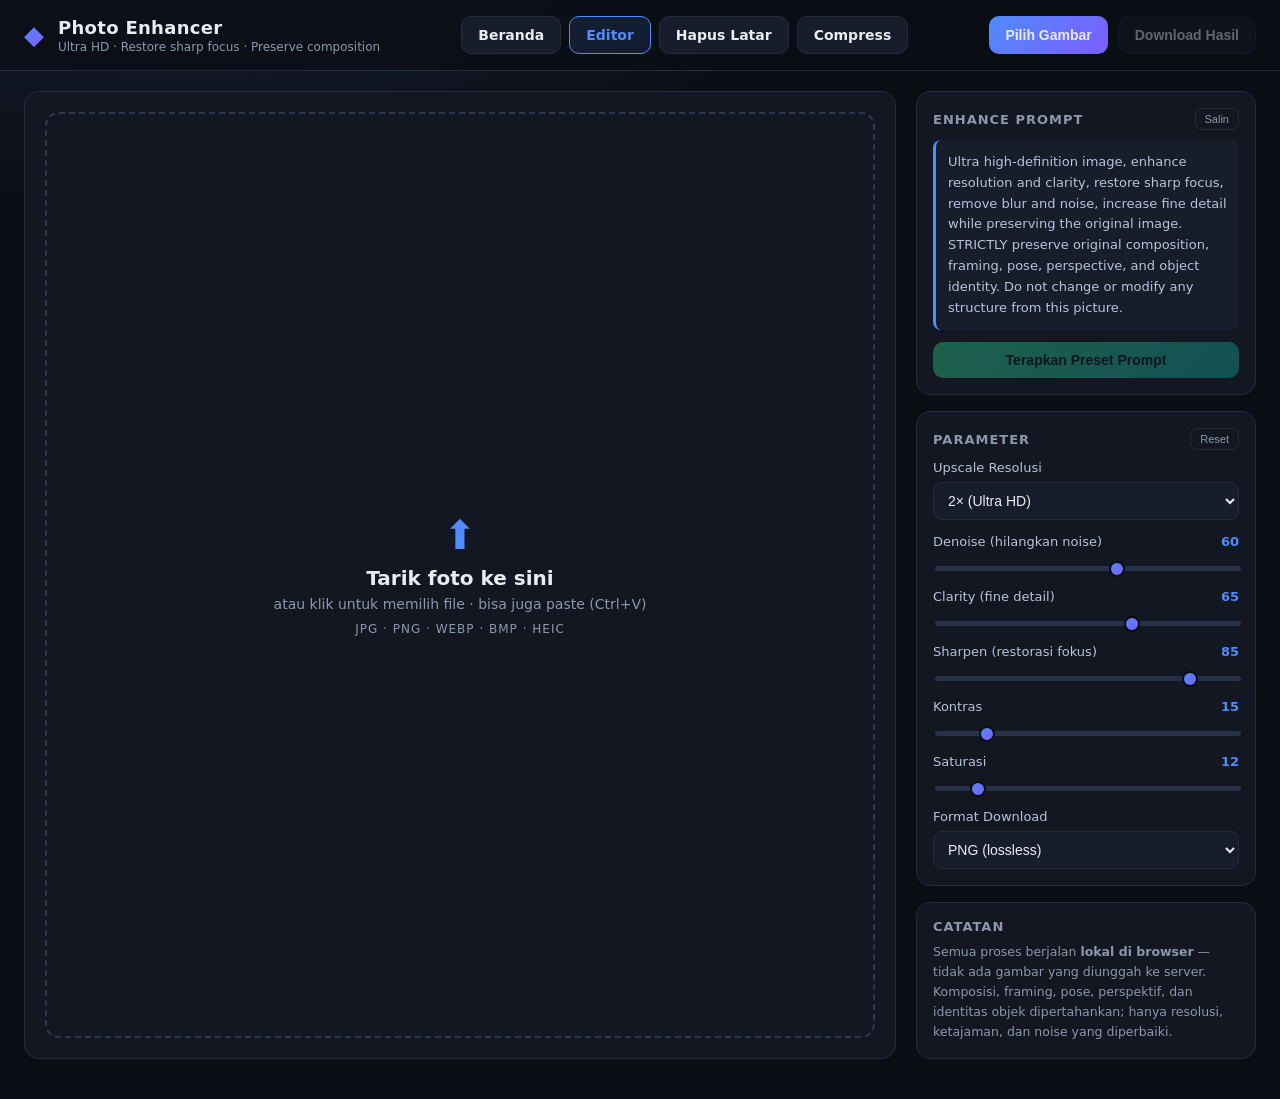
<file: index.html>
<!DOCTYPE html>
<html lang="id">
<head>
  <meta charset="UTF-8">
  <meta name="viewport" content="width=device-width, initial-scale=1">
  <title>Photo Enhancer — Ultra HD</title>
  <link rel="icon" href="data:image/svg+xml,%3Csvg xmlns='http://www.w3.org/2000/svg' viewBox='0 0 32 32'%3E%3Crect width='32' height='32' rx='7' fill='%2312162a'/%3E%3Cpath d='M16 6l8 10-8 10-8-10z' fill='%234fd1c5'/%3E%3C/svg%3E">
  <link rel="stylesheet" href="style.css">
</head>
<body>
  <header class="topbar">
    <div class="brand">
      <span class="logo">◆</span>
      <div class="brand-text">
        <h1>Photo Enhancer</h1>
        <p>Ultra HD · Restore sharp focus · Preserve composition</p>
      </div>
    </div>
    <nav class="top-nav">
      <a href="dashboard.html" class="btn">Beranda</a>
      <a href="index.html" class="btn active">Editor</a>
      <a href="removebg.html" class="btn">Hapus Latar</a>
      <a href="compress.html" class="btn">Compress</a>
    </nav>
    <div class="top-actions">
      <button id="btnPick" class="btn primary">Pilih Gambar</button>
      <button id="btnDownload" class="btn" disabled>Download Hasil</button>
    </div>
  </header>

  <main class="layout">
    <section class="stage">
      <div class="dropzone" id="dropzone" tabindex="0">
        <div class="drop-inner">
          <div class="drop-icon">⬆</div>
          <h2>Tarik foto ke sini</h2>
          <p>atau klik untuk memilih file · bisa juga paste (Ctrl+V)</p>
          <p class="hint">JPG · PNG · WEBP · BMP · HEIC</p>
        </div>
      </div>

      <div class="compare hidden" id="compare">
        <div class="frame" id="frame">
          <img id="origImg" alt="Foto asli">
          <div class="after" id="afterLayer">
            <canvas id="outCanvas" class="checker"></canvas>
          </div>
          <div class="handle" id="handle">
            <span class="grip">⇔</span>
          </div>
          <span class="tag tag-left">Sebelum</span>
          <span class="tag tag-right">Sesudah</span>
        </div>
        <div class="file-meta" id="fileMeta"></div>
      </div>

      <div class="busy hidden" id="busy">
        <div class="spinner"></div>
        <span id="busyLabel">Memproses…</span>
        <div class="bar"><i id="busyBar"></i></div>
        <button class="mini" id="btnCancel">Batal</button>
      </div>
    </section>

    <aside class="panel">
      <div class="card prompt-card">
        <div class="card-head">
          <h3>Enhance Prompt</h3>
          <button class="mini" id="btnCopy">Salin</button>
        </div>
        <blockquote id="promptText">Ultra high-definition image, enhance resolution and clarity, restore sharp focus, remove blur and noise, increase fine detail while preserving the original image. STRICTLY preserve original composition, framing, pose, perspective, and object identity. Do not change or modify any structure from this picture.</blockquote>
        <button class="btn accent" id="btnAuto" disabled>Terapkan Preset Prompt</button>
      </div>

      <div class="card">
        <div class="card-head"><h3>Parameter</h3><button class="mini" id="btnReset">Reset</button></div>

        <label class="field">
          <span class="field-name">Upscale Resolusi</span>
          <select id="scale">
            <option value="1">1× (original)</option>
            <option value="2" selected>2× (Ultra HD)</option>
            <option value="3">3×</option>
            <option value="4">4×</option>
          </select>
        </label>

        <label class="field">
          <span class="field-name">Denoise (hilangkan noise) <b id="vDenoise"></b></span>
          <input type="range" id="denoise" min="0" max="100" value="60">
        </label>

        <label class="field">
          <span class="field-name">Clarity (fine detail) <b id="vClarity"></b></span>
          <input type="range" id="clarity" min="0" max="100" value="65">
        </label>

        <label class="field">
          <span class="field-name">Sharpen (restorasi fokus) <b id="vSharpen"></b></span>
          <input type="range" id="sharpen" min="0" max="100" value="85">
        </label>

        <label class="field">
          <span class="field-name">Kontras <b id="vContrast"></b></span>
          <input type="range" id="contrast" min="0" max="100" value="15">
        </label>

        <label class="field">
          <span class="field-name">Saturasi <b id="vSaturation"></b></span>
          <input type="range" id="saturation" min="0" max="100" value="12">
        </label>

        <label class="field">
          <span class="field-name">Format Download</span>
          <select id="format">
            <option value="png">PNG (lossless)</option>
            <option value="jpeg">JPG (kualitas 92%)</option>
            <option value="webp">WEBP (kualitas 92%)</option>
          </select>
        </label>
      </div>

      <div class="card note">
        <h3>Catatan</h3>
        <p>Semua proses berjalan <b>lokal di browser</b> — tidak ada gambar yang diunggah ke server. Komposisi, framing, pose, perspektif, dan identitas objek dipertahankan; hanya resolusi, ketajaman, dan noise yang diperbaiki.</p>
      </div>
    </aside>
  </main>

  <input type="file" id="fileInput" accept="image/*,.heic,.heif" hidden>
  <div class="toast" id="toast"></div>

  <script src="filters.js"></script>
  <script src="app.js"></script>
</body>
</html>
</file>
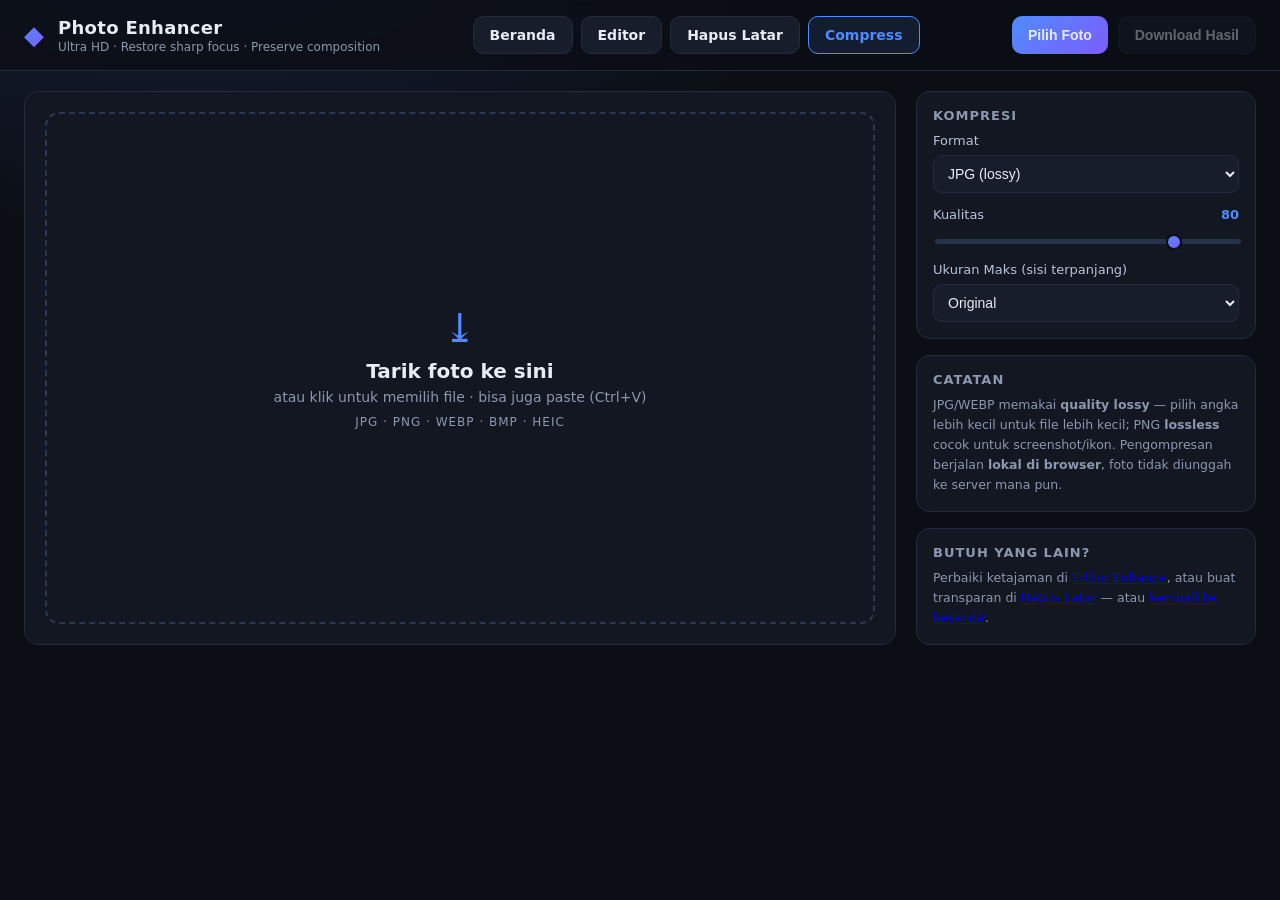
<file: compress.html>
<!DOCTYPE html>
<html lang="id">
<head>
  <meta charset="UTF-8">
  <meta name="viewport" content="width=device-width, initial-scale=1">
  <title>Kompres Gambar — Photo Enhancer</title>
  <link rel="icon" href="data:image/svg+xml,%3Csvg xmlns='http://www.w3.org/2000/svg' viewBox='0 0 32 32'%3E%3Crect width='32' height='32' rx='7' fill='%2312162a'/%3E%3Cpath d='M16 6l8 10-8 10-8-10z' fill='%234fd1c5'/%3E%3C/svg%3E">
  <link rel="stylesheet" href="style.css">
</head>
<body>
  <header class="topbar">
    <div class="brand">
      <span class="logo">◆</span>
      <div class="brand-text">
        <h1>Photo Enhancer</h1>
        <p>Ultra HD · Restore sharp focus · Preserve composition</p>
      </div>
    </div>
    <nav class="top-nav">
      <a href="dashboard.html" class="btn">Beranda</a>
      <a href="index.html" class="btn">Editor</a>
      <a href="removebg.html" class="btn">Hapus Latar</a>
      <a href="compress.html" class="btn active">Compress</a>
    </nav>
    <div class="top-actions">
      <button id="cPick" class="btn primary">Pilih Foto</button>
      <button id="cDownload" class="btn" disabled>Download Hasil</button>
    </div>
  </header>

  <main class="layout">
    <section class="stage">
      <div class="dropzone" id="cDropzone" tabindex="0">
        <div class="drop-inner">
          <div class="drop-icon">⤓</div>
          <h2>Tarik foto ke sini</h2>
          <p>atau klik untuk memilih file · bisa juga paste (Ctrl+V)</p>
          <p class="hint">JPG · PNG · WEBP · BMP · HEIC</p>
        </div>
      </div>

      <div class="compare hidden" id="cView">
        <div class="frame" id="cFrame">
          <img id="cOrig" alt="Foto asli">
          <div class="after" id="cAfterLayer">
            <canvas id="cCanvas" class="checker"></canvas>
          </div>
          <div class="handle" id="cHandle">
            <span class="grip">⇔</span>
          </div>
          <span class="tag tag-left">Asli</span>
          <span class="tag tag-right">Kompres</span>
        </div>
        <div class="file-meta" id="cMeta"></div>
      </div>

      <div class="busy hidden" id="cBusy">
        <div class="spinner"></div>
        <span id="cLabel">Mengompres…</span>
      </div>
    </section>

    <aside class="panel">
      <div class="card">
        <div class="card-head"><h3>Kompresi</h3></div>

        <label class="field">
          <span class="field-name">Format</span>
          <select id="cFormat">
            <option value="jpeg" selected>JPG (lossy)</option>
            <option value="webp">WEBP (lossy)</option>
            <option value="png">PNG (lossless)</option>
          </select>
        </label>

        <label class="field" id="cQualityField">
          <span class="field-name">Kualitas <b id="cVQuality">80</b></span>
          <input type="range" id="cQuality" min="1" max="100" value="80">
        </label>

        <label class="field">
          <span class="field-name">Ukuran Maks (sisi terpanjang)</span>
          <select id="cMaxSize">
            <option value="0" selected>Original</option>
            <option value="4096">4096 px</option>
            <option value="2048">2048 px</option>
            <option value="1600">1600 px</option>
            <option value="1280">1280 px</option>
            <option value="800">800 px</option>
          </select>
        </label>
      </div>

      <div class="card note">
        <h3>Catatan</h3>
        <p>JPG/WEBP memakai <b>quality lossy</b> — pilih angka lebih kecil untuk
          file lebih kecil; PNG <b>lossless</b> cocok untuk screenshot/ikon.
          Pengompresan berjalan <b>lokal di browser</b>, foto tidak diunggah ke
          server mana pun.</p>
      </div>

      <div class="card note">
        <h3>Butuh yang lain?</h3>
        <p>Perbaiki ketajaman di <a href="index.html">Editor Enhance</a>,
          atau buat transparan di <a href="removebg.html">Hapus Latar</a> —
          atau <a href="dashboard.html">kembali ke beranda</a>.</p>
      </div>
    </aside>
  </main>

  <input type="file" id="cFileInput" accept="image/*,.heic,.heif" hidden>
  <div class="toast" id="cToast"></div>

  <script src="filters.js"></script>
  <script src="compress.js"></script>
</body>
</html>
</file>
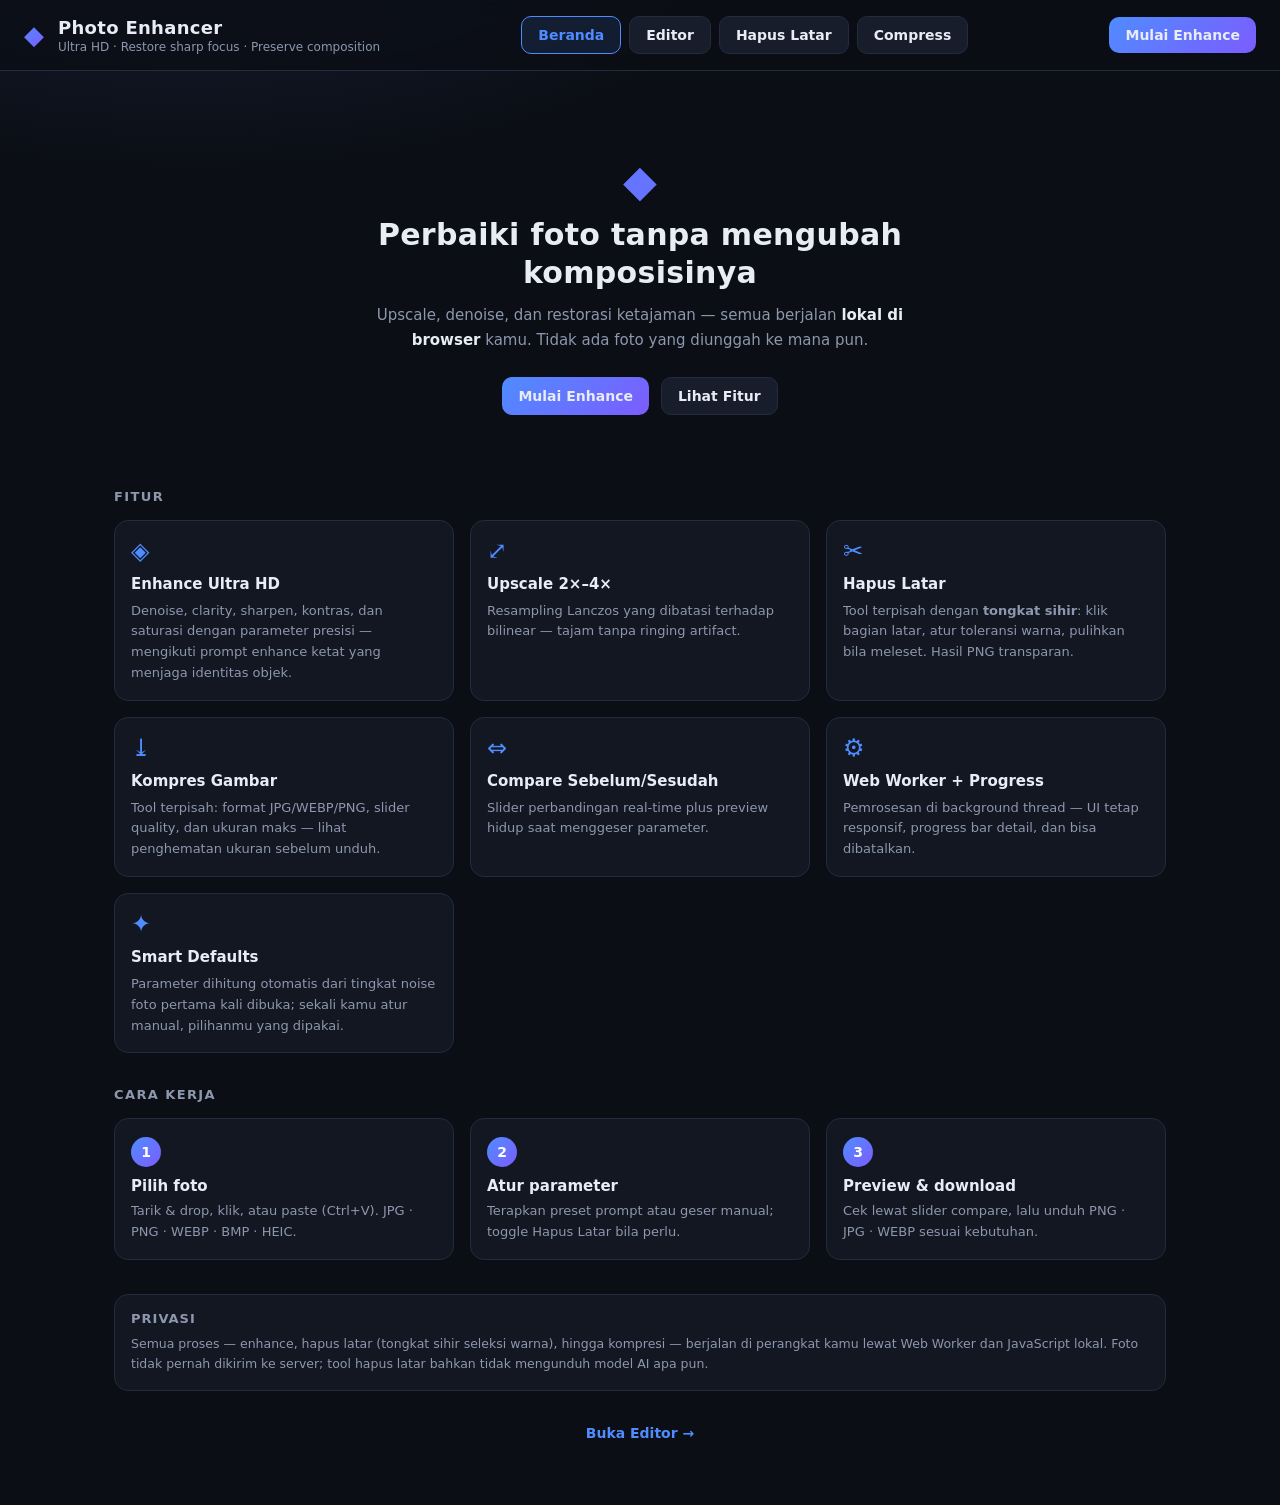
<file: dashboard.html>
<!DOCTYPE html>
<html lang="id">
<head>
  <meta charset="UTF-8">
  <meta name="viewport" content="width=device-width, initial-scale=1">
  <title>Photo Enhancer — Beranda</title>
  <link rel="icon" href="data:image/svg+xml,%3Csvg xmlns='http://www.w3.org/2000/svg' viewBox='0 0 32 32'%3E%3Crect width='32' height='32' rx='7' fill='%2312162a'/%3E%3Cpath d='M16 6l8 10-8 10-8-10z' fill='%234fd1c5'/%3E%3C/svg%3E">
  <link rel="stylesheet" href="style.css">
</head>
<body>
  <header class="topbar">
    <div class="brand">
      <span class="logo">◆</span>
      <div class="brand-text">
        <h1>Photo Enhancer</h1>
        <p>Ultra HD · Restore sharp focus · Preserve composition</p>
      </div>
    </div>
    <nav class="top-nav">
      <a href="dashboard.html" class="btn active">Beranda</a>
      <a href="index.html" class="btn">Editor</a>
      <a href="removebg.html" class="btn">Hapus Latar</a>
      <a href="compress.html" class="btn">Compress</a>
    </nav>
    <div class="top-actions">
      <a href="index.html" class="btn primary">Mulai Enhance</a>
    </div>
  </header>

  <main class="dash">
    <section class="hero">
      <span class="logo hero-logo">◆</span>
      <h2>Perbaiki foto tanpa mengubah komposisinya</h2>
      <p class="sub">Upscale, denoise, dan restorasi ketajaman — semua berjalan
        <b>lokal di browser</b> kamu. Tidak ada foto yang diunggah ke mana pun.</p>
      <div class="hero-actions">
        <a href="index.html" class="btn primary">Mulai Enhance</a>
        <a href="#fitur" class="btn">Lihat Fitur</a>
      </div>
    </section>

    <h3 class="dash-title" id="fitur">Fitur</h3>
    <section class="features">
      <article class="card feature">
        <div class="f-icon">◈</div>
        <h4>Enhance Ultra HD</h4>
        <p>Denoise, clarity, sharpen, kontras, dan saturasi dengan parameter presisi — mengikuti prompt enhance ketat yang menjaga identitas objek.</p>
      </article>
      <article class="card feature">
        <div class="f-icon">⤢</div>
        <h4>Upscale 2×–4×</h4>
        <p>Resampling Lanczos yang dibatasi terhadap bilinear — tajam tanpa ringing artifact.</p>
      </article>
      <a class="card feature" href="removebg.html">
        <div class="f-icon">✂</div>
        <h4>Hapus Latar</h4>
        <p>Tool terpisah dengan <b>tongkat sihir</b>: klik bagian latar, atur toleransi warna, pulihkan bila meleset. Hasil PNG transparan.</p>
      </a>
      <a class="card feature" href="compress.html">
        <div class="f-icon">⤓</div>
        <h4>Kompres Gambar</h4>
        <p>Tool terpisah: format JPG/WEBP/PNG, slider quality, dan ukuran maks — lihat penghematan ukuran sebelum unduh.</p>
      </a>
      <article class="card feature">
        <div class="f-icon">⇔</div>
        <h4>Compare Sebelum/Sesudah</h4>
        <p>Slider perbandingan real-time plus preview hidup saat menggeser parameter.</p>
      </article>
      <article class="card feature">
        <div class="f-icon">⚙</div>
        <h4>Web Worker + Progress</h4>
        <p>Pemrosesan di background thread — UI tetap responsif, progress bar detail, dan bisa dibatalkan.</p>
      </article>
      <article class="card feature">
        <div class="f-icon">✦</div>
        <h4>Smart Defaults</h4>
        <p>Parameter dihitung otomatis dari tingkat noise foto pertama kali dibuka; sekali kamu atur manual, pilihanmu yang dipakai.</p>
      </article>
    </section>

    <h3 class="dash-title">Cara Kerja</h3>
    <section class="steps">
      <div class="card step">
        <span class="step-num">1</span>
        <h4>Pilih foto</h4>
        <p>Tarik & drop, klik, atau paste (Ctrl+V). JPG · PNG · WEBP · BMP · HEIC.</p>
      </div>
      <div class="card step">
        <span class="step-num">2</span>
        <h4>Atur parameter</h4>
        <p>Terapkan preset prompt atau geser manual; toggle Hapus Latar bila perlu.</p>
      </div>
      <div class="card step">
        <span class="step-num">3</span>
        <h4>Preview & download</h4>
        <p>Cek lewat slider compare, lalu unduh PNG · JPG · WEBP sesuai kebutuhan.</p>
      </div>
    </section>

    <section class="card note dash-note">
      <h3>Privasi</h3>
      <p>Semua proses — enhance, hapus latar (tongkat sihir seleksi warna),
        hingga kompresi — berjalan di perangkat kamu lewat Web Worker dan
        JavaScript lokal. Foto tidak pernah dikirim ke server; tool hapus latar
        bahkan tidak mengunduh model AI apa pun.</p>
    </section>

    <footer class="dash-foot">
      <a href="index.html">Buka Editor →</a>
    </footer>
  </main>
</body>
</html>
</file>
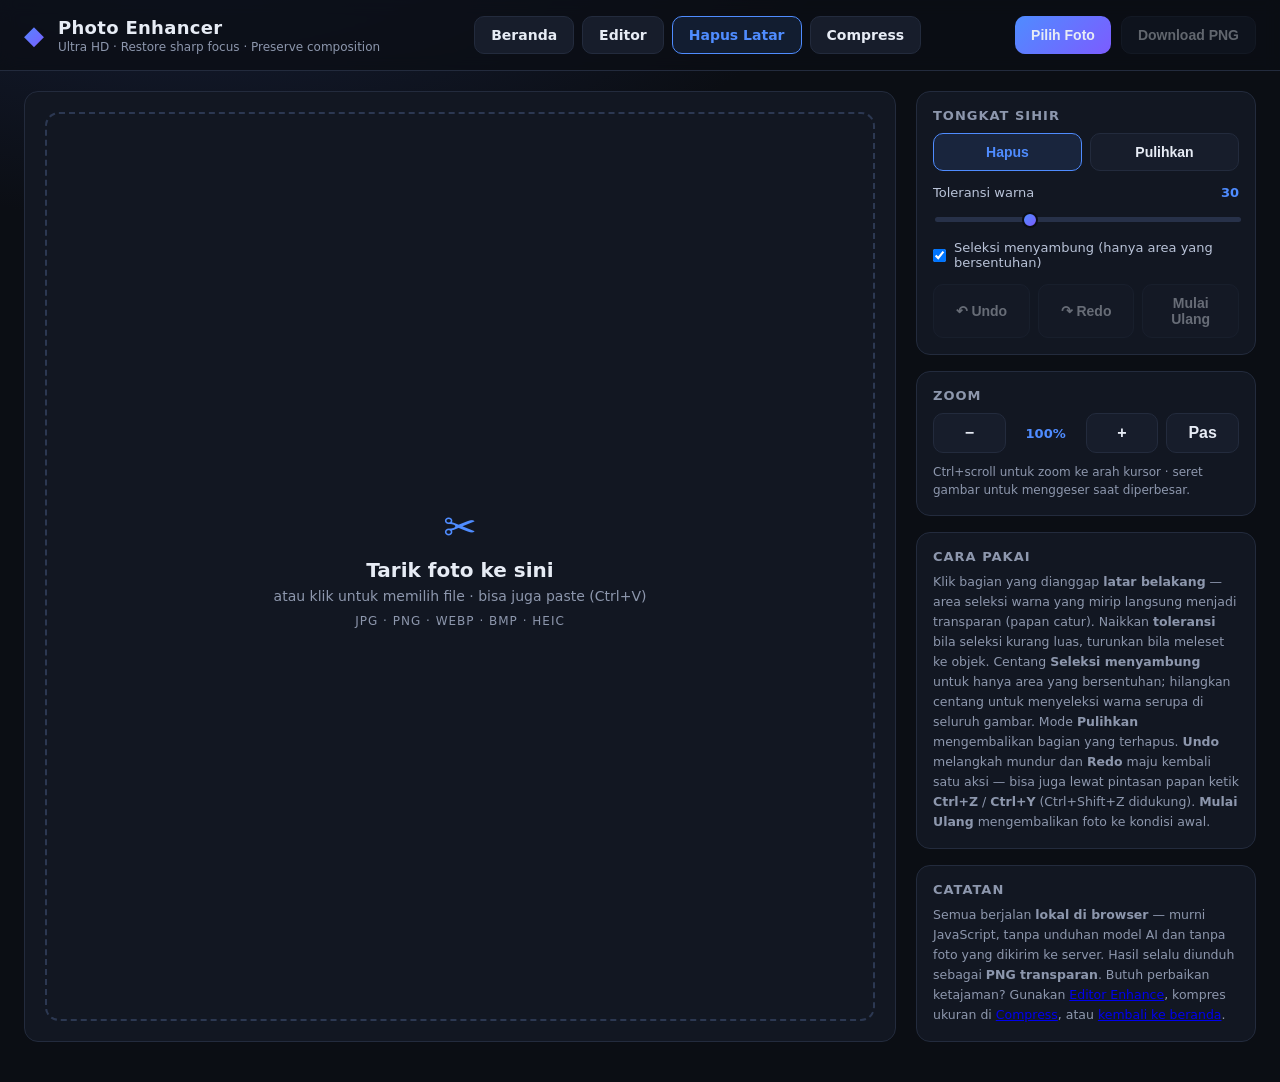
<file: removebg.html>
<!DOCTYPE html>
<html lang="id">
<head>
  <meta charset="UTF-8">
  <meta name="viewport" content="width=device-width, initial-scale=1">
  <title>Hapus Latar — Photo Enhancer</title>
  <link rel="icon" href="data:image/svg+xml,%3Csvg xmlns='http://www.w3.org/2000/svg' viewBox='0 0 32 32'%3E%3Crect width='32' height='32' rx='7' fill='%2312162a'/%3E%3Cpath d='M16 6l8 10-8 10-8-10z' fill='%234fd1c5'/%3E%3C/svg%3E">
  <link rel="stylesheet" href="style.css">
</head>
<body>
  <header class="topbar">
    <div class="brand">
      <span class="logo">◆</span>
      <div class="brand-text">
        <h1>Photo Enhancer</h1>
        <p>Ultra HD · Restore sharp focus · Preserve composition</p>
      </div>
    </div>
    <nav class="top-nav">
      <a href="dashboard.html" class="btn">Beranda</a>
      <a href="index.html" class="btn">Editor</a>
      <a href="removebg.html" class="btn active">Hapus Latar</a>
      <a href="compress.html" class="btn">Compress</a>
    </nav>
    <div class="top-actions">
      <button id="rbPick" class="btn primary">Pilih Foto</button>
      <button id="rbDownload" class="btn" disabled>Download PNG</button>
    </div>
  </header>

  <main class="layout">
    <section class="stage">
      <div class="dropzone" id="rbDropzone" tabindex="0">
        <div class="drop-inner">
          <div class="drop-icon">✂</div>
          <h2>Tarik foto ke sini</h2>
          <p>atau klik untuk memilih file · bisa juga paste (Ctrl+V)</p>
          <p class="hint">JPG · PNG · WEBP · BMP · HEIC</p>
        </div>
      </div>

      <div class="compare hidden" id="rbView">
        <div class="wand-wrap" id="rbWrap">
          <canvas id="rbCanvas" class="checker wand-canvas"></canvas>
        </div>
        <div class="file-meta" id="rbMeta"></div>
      </div>
    </section>

    <aside class="panel">
      <div class="card">
        <div class="card-head"><h3>Tongkat Sihir</h3></div>

        <div class="wand-modes">
          <button id="rbModeErase" class="btn active" type="button">Hapus</button>
          <button id="rbModeRestore" class="btn" type="button">Pulihkan</button>
        </div>

        <label class="field wand-field">
          <span class="field-name">Toleransi warna <b id="rbTolVal">30</b></span>
          <input type="range" id="rbTol" min="0" max="100" value="30">
        </label>

        <label class="field wand-check">
          <input type="checkbox" id="rbContig" checked>
          Seleksi menyambung (hanya area yang bersentuhan)
        </label>

        <div class="wand-actions">
          <button id="rbUndo" class="btn" type="button" disabled>↶ Undo</button>
          <button id="rbRedo" class="btn" type="button" disabled>↷ Redo</button>
          <button id="rbReset" class="btn" type="button" disabled>Mulai Ulang</button>
        </div>
      </div>

      <div class="card">
        <div class="card-head"><h3>Zoom</h3></div>
        <div class="zoom-row">
          <button id="rbZoomOut" class="btn" type="button">−</button>
          <span class="zoom-val" id="rbZoomVal">100%</span>
          <button id="rbZoomIn" class="btn" type="button">+</button>
          <button id="rbZoomFit" class="btn" type="button">Pas</button>
        </div>
        <p class="zoom-hint">Ctrl+scroll untuk zoom ke arah kursor · seret
          gambar untuk menggeser saat diperbesar.</p>
      </div>

      <div class="card note">
        <h3>Cara Pakai</h3>
        <p>Klik bagian yang dianggap <b>latar belakang</b> — area seleksi warna
          yang mirip langsung menjadi transparan (papan catur). Naikkan
          <b>toleransi</b> bila seleksi kurang luas, turunkan bila meleset ke
          objek. Centang <b>Seleksi menyambung</b> untuk hanya area yang
          bersentuhan; hilangkan centang untuk menyeleksi warna serupa di
          seluruh gambar. Mode <b>Pulihkan</b> mengembalikan bagian yang
          terhapus. <b>Undo</b> melangkah mundur dan <b>Redo</b> maju kembali
          satu aksi — bisa juga lewat pintasan papan ketik
          <b>Ctrl+Z</b> / <b>Ctrl+Y</b> (Ctrl+Shift+Z didukung).
          <b>Mulai Ulang</b> mengembalikan foto ke kondisi awal.</p>
      </div>

      <div class="card note">
        <h3>Catatan</h3>
        <p>Semua berjalan <b>lokal di browser</b> — murni JavaScript, tanpa
          unduhan model AI dan tanpa foto yang dikirim ke server. Hasil selalu
          diunduh sebagai <b>PNG transparan</b>. Butuh perbaikan ketajaman?
          Gunakan <a href="index.html">Editor Enhance</a>, kompres ukuran di
          <a href="compress.html">Compress</a>, atau
          <a href="dashboard.html">kembali ke beranda</a>.</p>
      </div>
    </aside>
  </main>

  <input type="file" id="rbFileInput" accept="image/*,.heic,.heif" hidden>
  <div class="toast" id="rbToast"></div>

  <script src="filters.js"></script>
  <script src="removebg.js"></script>
</body>
</html>
</file>
<file: style.css>
:root {
  --bg: #0b0e14;
  --panel: #121722;
  --panel-2: #171d2b;
  --line: #232b3d;
  --text: #e7ecf5;
  --muted: #8d97ad;
  --accent: #4f8cff;
  --accent-2: #7c5cff;
  --ok: #2fd08c;
  --radius: 14px;
}

* { box-sizing: border-box; }

body {
  margin: 0;
  font-family: "Segoe UI", system-ui, -apple-system, Roboto, sans-serif;
  background: radial-gradient(1200px 600px at 15% -10%, #17203a 0%, var(--bg) 55%);
  color: var(--text);
  min-height: 100vh;
}

.topbar {
  display: flex;
  align-items: center;
  justify-content: space-between;
  gap: 16px;
  padding: 16px 24px;
  border-bottom: 1px solid var(--line);
  backdrop-filter: blur(8px);
  position: sticky;
  top: 0;
  background: rgba(11, 14, 20, .75);
  z-index: 20;
}

.brand { display: flex; align-items: center; gap: 14px; }
.logo {
  font-size: 26px;
  background: linear-gradient(135deg, var(--accent), var(--accent-2));
  -webkit-background-clip: text;
  background-clip: text;
  color: transparent;
}
.brand-text h1 { margin: 0; font-size: 18px; letter-spacing: .3px; }
.brand-text p { margin: 2px 0 0; font-size: 12px; color: var(--muted); }

.top-actions { display: flex; gap: 10px; }

.btn {
  border: 1px solid var(--line);
  background: var(--panel-2);
  color: var(--text);
  padding: 10px 16px;
  border-radius: 10px;
  font-size: 14px;
  font-weight: 600;
  cursor: pointer;
  transition: .15s;
}
.btn:hover:not(:disabled) { border-color: var(--accent); transform: translateY(-1px); }
.btn:disabled { opacity: .4; cursor: not-allowed; }
.btn.primary {
  background: linear-gradient(135deg, var(--accent), var(--accent-2));
  border: none;
}
.btn.accent {
  width: 100%;
  margin-top: 12px;
  background: linear-gradient(135deg, #2fd08c, #17a7a0);
  border: none;
  color: #06131a;
}
.btn.active {
  border-color: var(--accent);
  color: var(--accent);
  background: rgba(79, 140, 255, .12);
}

.layout {
  display: grid;
  grid-template-columns: 1fr 340px;
  gap: 20px;
  padding: 20px 24px 40px;
  max-width: 1500px;
  margin: 0 auto;
}
@media (max-width: 980px) {
  .layout { grid-template-columns: 1fr; }
}

.stage {
  position: relative;
  min-height: 420px;
  background: var(--panel);
  border: 1px solid var(--line);
  border-radius: var(--radius);
  display: flex;
  align-items: center;
  justify-content: center;
  overflow: hidden;
  padding: 20px;
}

.dropzone {
  width: 100%;
  height: 100%;
  min-height: 380px;
  border: 2px dashed #2c3852;
  border-radius: var(--radius);
  display: flex;
  align-items: center;
  justify-content: center;
  cursor: pointer;
  transition: .15s;
  text-align: center;
}
.dropzone:hover, .dropzone.drag {
  border-color: var(--accent);
  background: rgba(79, 140, 255, .06);
}
.drop-icon {
  font-size: 40px;
  color: var(--accent);
  margin-bottom: 8px;
}
.drop-inner h2 { margin: 0 0 6px; font-size: 20px; }
.drop-inner p { margin: 2px 0; color: var(--muted); font-size: 14px; }
.drop-inner .hint { font-size: 12px; letter-spacing: 1px; margin-top: 10px; }

.hidden { display: none !important; }

.compare { width: 100%; text-align: center; }

.frame {
  position: relative;
  display: inline-block;
  max-width: 100%;
  user-select: none;
  touch-action: none;
  border-radius: 8px;
  overflow: hidden;
}
.frame img {
  display: block;
  max-width: 100%;
  max-height: 66vh;
  width: auto;
  height: auto;
}
.after {
  position: absolute;
  inset: 0;
  clip-path: inset(0 0 0 var(--pos, 50%));
  pointer-events: none;
}
.checker {
  display: block;
  width: 100%;
  height: 100%;
  background-color: #1a1e30;
  background-image:
    linear-gradient(45deg, #262b42 25%, transparent 25%),
    linear-gradient(-45deg, #262b42 25%, transparent 25%),
    linear-gradient(45deg, transparent 75%, #262b42 75%),
    linear-gradient(-45deg, transparent 75%, #262b42 75%);
  background-size: 18px 18px;
  background-position: 0 0, 0 9px, 9px -9px, -9px 0;
}
.handle {
  position: absolute;
  top: 0;
  bottom: 0;
  left: var(--pos, 50%);
  width: 2px;
  background: #fff;
  transform: translateX(-1px);
  cursor: ew-resize;
  z-index: 5;
}
.grip {
  position: absolute;
  top: 50%;
  left: 50%;
  transform: translate(-50%, -50%);
  width: 34px;
  height: 34px;
  border-radius: 50%;
  background: #fff;
  color: #12172b;
  font-size: 15px;
  display: flex;
  align-items: center;
  justify-content: center;
  box-shadow: 0 4px 14px rgba(0, 0, 0, .45);
}
.tag {
  position: absolute;
  top: 10px;
  font-size: 11px;
  font-weight: 700;
  letter-spacing: .8px;
  text-transform: uppercase;
  padding: 4px 9px;
  border-radius: 6px;
  background: rgba(0, 0, 0, .55);
  color: #fff;
  z-index: 4;
}
.tag-left { left: 10px; }
.tag-right { right: 10px; background: rgba(47, 208, 140, .85); }

.file-meta { margin-top: 12px; font-size: 13px; color: var(--muted); }
.file-meta b { color: var(--text); }

.busy {
  position: absolute;
  inset: 0;
  background: rgba(8, 11, 18, .72);
  display: flex;
  flex-direction: column;
  align-items: center;
  justify-content: center;
  gap: 14px;
  z-index: 10;
  font-size: 14px;
  letter-spacing: .5px;
}
.spinner {
  width: 42px;
  height: 42px;
  border-radius: 50%;
  border: 3px solid rgba(255, 255, 255, .15);
  border-top-color: var(--accent);
  animation: spin .8s linear infinite;
}
@keyframes spin { to { transform: rotate(360deg); } }

.busy .bar {
  width: 180px;
  height: 6px;
  border-radius: 4px;
  background: rgba(255, 255, 255, .14);
  overflow: hidden;
}
.busy .bar i {
  display: block;
  height: 100%;
  width: 0%;
  border-radius: 4px;
  background: var(--accent);
  transition: width .18s ease;
}
.busy .mini {
  border-color: rgba(255, 255, 255, .3);
  color: rgba(255, 255, 255, .8);
}
.busy .mini:hover { color: #fff; border-color: var(--accent); }

.panel { display: flex; flex-direction: column; gap: 16px; }

.card {
  background: var(--panel);
  border: 1px solid var(--line);
  border-radius: var(--radius);
  padding: 16px;
}
.card-head {
  display: flex;
  align-items: center;
  justify-content: space-between;
  margin-bottom: 10px;
}
.card h3 { margin: 0; font-size: 13px; text-transform: uppercase; letter-spacing: 1px; color: var(--muted); }

.mini {
  background: transparent;
  border: 1px solid var(--line);
  color: var(--muted);
  border-radius: 7px;
  font-size: 11px;
  padding: 4px 9px;
  cursor: pointer;
}
.mini:hover { color: var(--text); border-color: var(--accent); }

blockquote {
  margin: 0;
  font-size: 13px;
  line-height: 1.6;
  color: #b9c3d8;
  background: var(--panel-2);
  border-left: 3px solid var(--accent);
  border-radius: 8px;
  padding: 12px;
}

.field { display: block; margin-bottom: 14px; }
.field:last-child { margin-bottom: 0; }
.field-name {
  display: flex;
  justify-content: space-between;
  font-size: 13px;
  color: #b9c3d8;
  margin-bottom: 7px;
}
.field-name b { color: var(--accent); font-variant-numeric: tabular-nums; }

input[type="range"] {
  width: 100%;
  -webkit-appearance: none;
  appearance: none;
  height: 5px;
  border-radius: 5px;
  background: #273149;
  outline: none;
}
input[type="range"]::-webkit-slider-thumb {
  -webkit-appearance: none;
  width: 16px;
  height: 16px;
  border-radius: 50%;
  background: linear-gradient(135deg, var(--accent), var(--accent-2));
  cursor: pointer;
  border: 2px solid #0b0e14;
}
input[type="range"]::-moz-range-thumb {
  width: 14px;
  height: 14px;
  border-radius: 50%;
  background: var(--accent);
  cursor: pointer;
  border: 2px solid #0b0e14;
}

select {
  width: 100%;
  background: var(--panel-2);
  color: var(--text);
  border: 1px solid var(--line);
  border-radius: 9px;
  padding: 9px 10px;
  font-size: 14px;
}

.note p { margin: 8px 0 0; font-size: 12.5px; line-height: 1.6; color: var(--muted); }

.toast {
  position: fixed;
  bottom: 24px;
  left: 50%;
  transform: translate(-50%, 80px);
  background: #1c2536;
  border: 1px solid var(--line);
  color: var(--text);
  padding: 10px 18px;
  border-radius: 10px;
  font-size: 14px;
  opacity: 0;
  transition: .25s;
  pointer-events: none;
  z-index: 50;
}
.toast.show { opacity: 1; transform: translate(-50%, 0); }

/* —— Dashboard (landing) —— */
.btn { text-decoration: none; display: inline-flex; align-items: center; justify-content: center; }

.dash {
  max-width: 1100px;
  margin: 0 auto;
  padding: 40px 24px 64px;
}

.hero {
  text-align: center;
  padding: 44px 20px 40px;
}
.hero-logo {
  font-size: 44px;
  display: block;
  margin-bottom: 10px;
}
.hero h2 {
  margin: 0 auto 12px;
  max-width: 640px;
  font-size: 30px;
  line-height: 1.25;
  letter-spacing: .3px;
}
.hero .sub {
  margin: 0 auto 24px;
  max-width: 560px;
  color: var(--muted);
  font-size: 15px;
  line-height: 1.65;
}
.hero .sub b { color: var(--text); }
.hero-actions {
  display: flex;
  gap: 12px;
  justify-content: center;
  flex-wrap: wrap;
}

.dash-title {
  margin: 34px 0 16px;
  font-size: 13px;
  text-transform: uppercase;
  letter-spacing: 1.4px;
  color: var(--muted);
}

.features {
  display: grid;
  grid-template-columns: repeat(3, 1fr);
  gap: 16px;
}
@media (max-width: 980px) { .features { grid-template-columns: repeat(2, 1fr); } }
@media (max-width: 640px) { .features { grid-template-columns: 1fr; } }

.feature .f-icon {
  font-size: 24px;
  color: var(--accent);
  margin-bottom: 10px;
}
.feature h4 { margin: 0 0 8px; font-size: 15px; }
.feature p { margin: 0; font-size: 13px; line-height: 1.6; color: var(--muted); }

.steps {
  display: grid;
  grid-template-columns: repeat(3, 1fr);
  gap: 16px;
}
@media (max-width: 780px) { .steps { grid-template-columns: 1fr; } }

.step { position: relative; padding-top: 18px; }
.step-num {
  display: inline-flex;
  align-items: center;
  justify-content: center;
  width: 30px;
  height: 30px;
  border-radius: 50%;
  background: linear-gradient(135deg, var(--accent), var(--accent-2));
  color: #fff;
  font-size: 14px;
  font-weight: 700;
  margin-bottom: 10px;
}
.step h4 { margin: 0 0 6px; font-size: 15px; }
.step p { margin: 0; font-size: 13px; line-height: 1.6; color: var(--muted); }

.dash-note { margin-top: 34px; }

.dash-foot {
  margin-top: 34px;
  text-align: center;
  font-size: 14px;
}
.dash-foot a { color: var(--accent); text-decoration: none; font-weight: 600; }
.dash-foot a:hover { text-decoration: underline; }

a.feature {
  display: block;
  text-decoration: none;
  color: inherit;
  transition: .15s;
}
a.feature:hover {
  border-color: var(--accent);
  transform: translateY(-2px);
}

/* —— Unified navbar —— */
.topbar { flex-wrap: wrap; }
.top-nav {
  display: flex;
  align-items: center;
  gap: 8px;
  flex-wrap: wrap;
}
.top-nav .btn { font-weight: 600; }

/* —— Compress —— */
.stat-ok { color: var(--ok); }
.stat-warn { color: #ff9d5c; }
.field.disabled { opacity: .45; }

/* —— Magic wand (hapus latar) —— */
.wand-canvas {
  display: block;
  width: auto;
  height: auto;
  max-width: 100%;
  max-height: 66vh;
  margin: 0 auto;
  border-radius: 8px;
  cursor: crosshair;
}
.wand-wrap { width: 100%; }
.wand-modes { display: flex; gap: 8px; }
.wand-modes .btn { flex: 1; }
.wand-field { margin-top: 14px; }
.wand-check {
  display: flex;
  align-items: center;
  gap: 8px;
  font-size: 13px;
  color: #b9c3d8;
  cursor: pointer;
}
.wand-check input { margin: 0; }
.wand-actions { display: flex; gap: 8px; margin-top: 4px; }
.wand-actions .btn { flex: 1; }

/* —— Wand zoom/pan —— */
.wand-wrap {
  width: 100%;
  max-height: 66vh;
  overflow: auto;
  border-radius: 8px;
}
.wand-canvas {
  display: block;
  width: auto;
  height: auto;
  max-width: none;
  max-height: none;
  margin: 0 auto;
  border-radius: 8px;
  cursor: crosshair;
  touch-action: none;
}
.zoom-row { display: flex; gap: 8px; align-items: center; }
.zoom-row .btn { flex: 1; padding: 10px 0; font-size: 16px; }
.zoom-val {
  flex: none;
  min-width: 64px;
  text-align: center;
  font-size: 13px;
  font-weight: 700;
  color: var(--accent);
  font-variant-numeric: tabular-nums;
}
.zoom-hint { margin: 10px 0 0; font-size: 12px; line-height: 1.5; color: var(--muted); }
</file>
